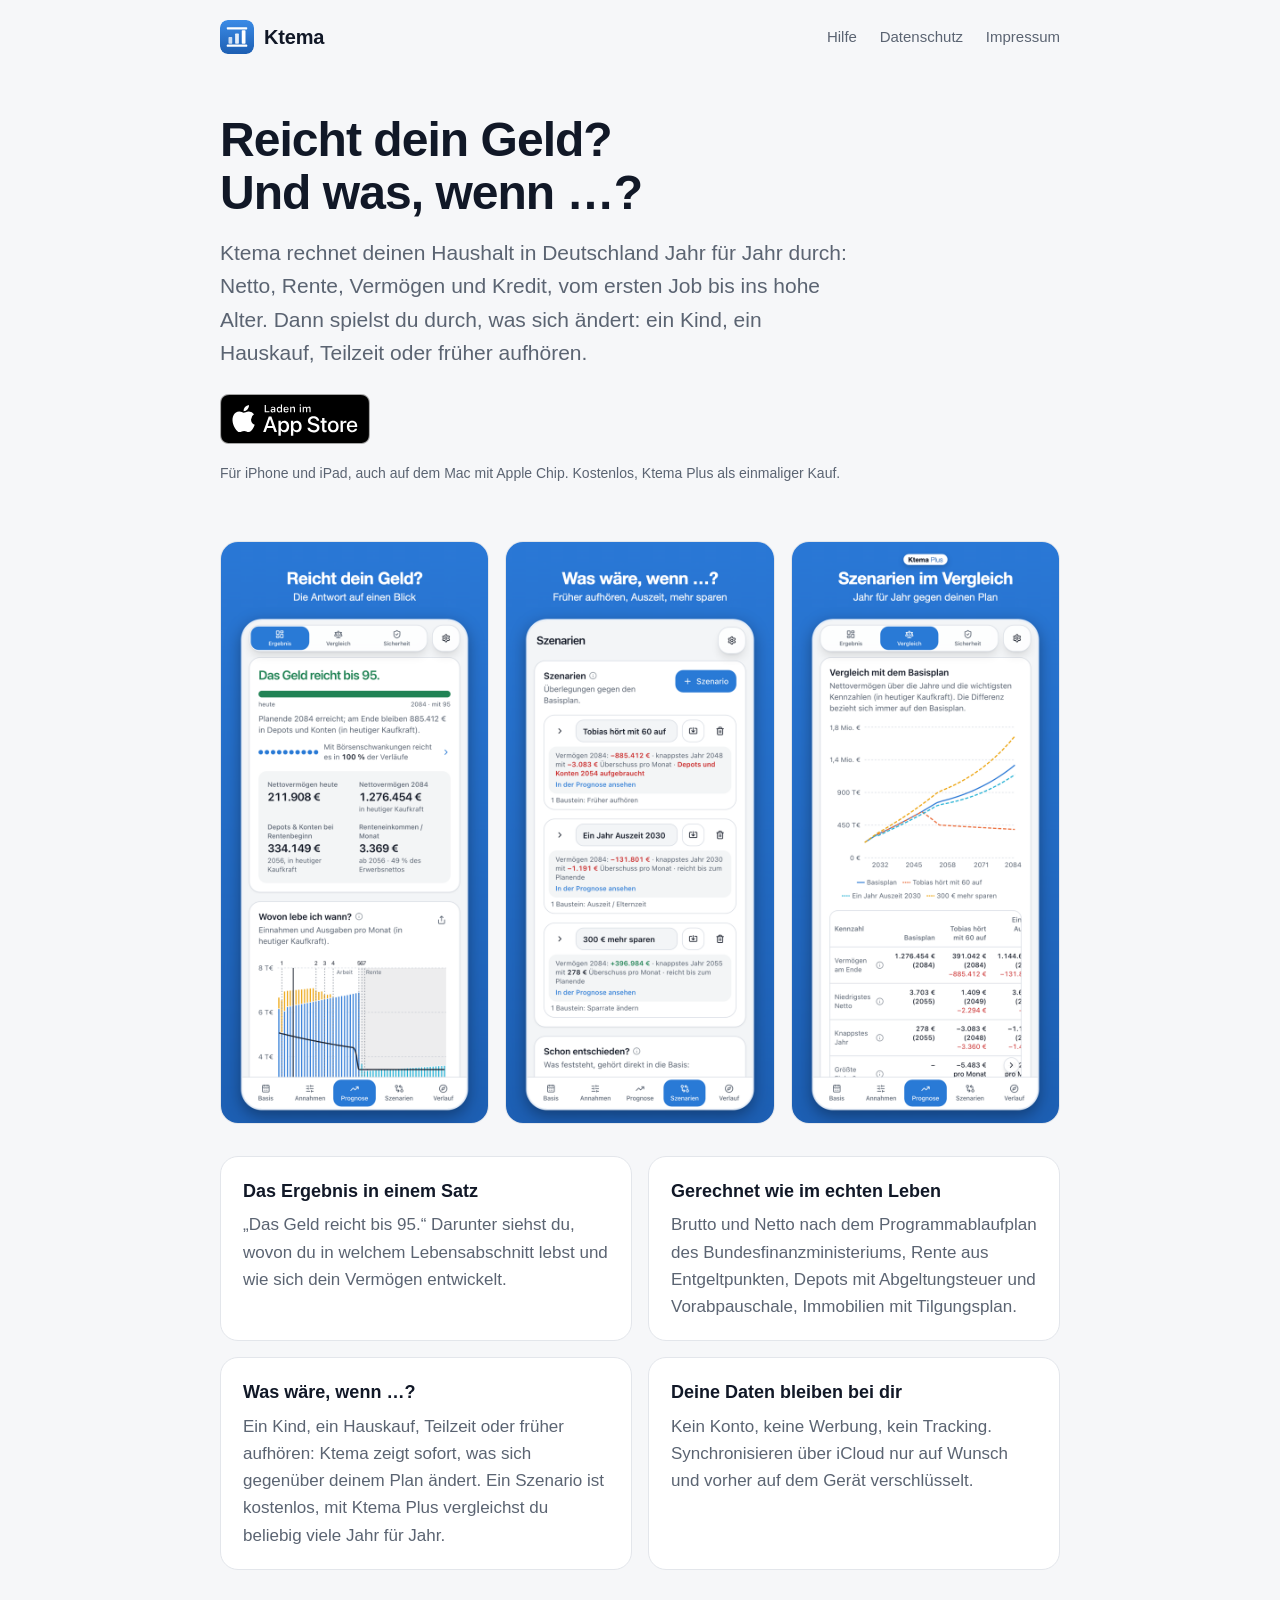
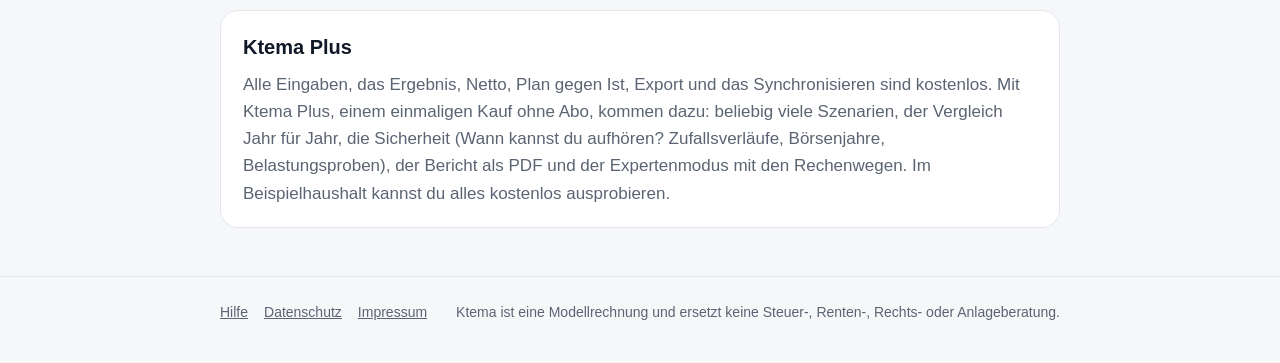
<file: index.html>
<!doctype html>
<html lang="de">
<head>
  <meta charset="utf-8">
  <meta name="viewport" content="width=device-width, initial-scale=1">
  <title>Ktema: Rente, Netto &amp; Vermögen planen</title>
  <meta name="description" content="Ktema rechnet deinen Haushalt Jahr für Jahr durch und zeigt, was sich ändert, wenn das Leben anders kommt. Ohne Konto, ohne Werbung, alles auf dem Gerät.">
  <link rel="icon" href="icon.svg" type="image/svg+xml">
  <link rel="apple-touch-icon" href="apple-touch-icon.png">
  <link rel="stylesheet" href="style.css">
  <meta name="theme-color" content="#2a78d6">
  <meta property="og:type" content="website">
  <meta property="og:url" content="https://ktema.de/">
  <meta property="og:title" content="Ktema: Rente, Netto &amp; Vermögen planen">
  <meta property="og:description" content="Reicht dein Geld? Und was, wenn …? Ktema rechnet deinen Haushalt Jahr für Jahr durch. Ohne Konto, ohne Werbung.">
  <meta property="og:image" content="https://ktema.de/bilder/teilen.png">
  <meta property="og:image:width" content="1200">
  <meta property="og:image:height" content="630">
  <meta name="twitter:card" content="summary_large_image">
</head>
<body>
  <header class="top">
    <div class="wrap">
      <a class="brand" href="./"><img src="icon.svg" alt="">Ktema</a>
      <nav>
        <a href="hilfe/">Hilfe</a>
        <a href="datenschutz/">Datenschutz</a>
        <a href="impressum/">Impressum</a>
      </nav>
    </div>
  </header>

  <main>
    <section class="hero">
      <div class="wrap">
        <h1>Reicht dein Geld?<br>Und was, wenn …?</h1>
        <p class="lead">Ktema rechnet deinen Haushalt in Deutschland Jahr für Jahr durch: Netto, Rente, Vermögen und Kredit,
          vom ersten Job bis ins hohe Alter. Dann spielst du durch, was sich ändert: ein Kind, ein Hauskauf, Teilzeit oder
          früher aufhören.</p>
        <a class="store" href="https://apps.apple.com/de/app/id6823121741" rel="noopener noreferrer">
          <picture>
            <source srcset="bilder/app-store-weiss.svg" media="(prefers-color-scheme: dark)">
            <img src="bilder/app-store-schwarz.svg" alt="Laden im App Store" width="150" height="50">
          </picture>
        </a>
        <p class="note">Für iPhone und iPad, auch auf dem Mac mit Apple Chip. Kostenlos, Ktema Plus als einmaliger Kauf.</p>
      </div>
    </section>

    <div class="wrap">
      <div class="shots">
        <img src="bilder/ergebnis.png" alt="Ergebnis der Prognose: Das Geld reicht bis 95." width="600" height="1304">
        <img src="bilder/szenarien.png" alt="Szenarien: früher aufhören, Auszeit, mehr sparen" width="600" height="1304">
        <img src="bilder/vergleich.png" alt="Szenarien im Vergleich: Jahr für Jahr gegen den Plan" width="600" height="1304">
      </div>

      <div class="features">
        <div class="card">
          <h2>Das Ergebnis in einem Satz</h2>
          <p>„Das Geld reicht bis 95.“ Darunter siehst du, wovon du in welchem Lebensabschnitt lebst und wie sich dein
            Vermögen entwickelt.</p>
        </div>
        <div class="card">
          <h2>Gerechnet wie im echten Leben</h2>
          <p>Brutto und Netto nach dem Programmablaufplan des Bundesfinanzministeriums, Rente aus Entgeltpunkten,
            Depots mit Abgeltungsteuer und Vorabpauschale, Immobilien mit Tilgungsplan.</p>
        </div>
        <div class="card">
          <h2>Was wäre, wenn …?</h2>
          <p>Ein Kind, ein Hauskauf, Teilzeit oder früher aufhören: Ktema zeigt sofort, was sich gegenüber deinem Plan
            ändert. Ein Szenario ist kostenlos, mit Ktema Plus vergleichst du beliebig viele Jahr für Jahr.</p>
        </div>
        <div class="card">
          <h2>Deine Daten bleiben bei dir</h2>
          <p>Kein Konto, keine Werbung, kein Tracking. Synchronisieren über iCloud nur auf Wunsch und vorher auf dem
            Gerät verschlüsselt.</p>
        </div>
      </div>

      <section class="card plus">
        <h2>Ktema Plus</h2>
        <p>Alle Eingaben, das Ergebnis, Netto, Plan gegen Ist, Export und das Synchronisieren sind kostenlos. Mit Ktema Plus,
          einem einmaligen Kauf ohne Abo, kommen dazu: beliebig viele Szenarien, der Vergleich Jahr für Jahr, die Sicherheit
          (Wann kannst du aufhören? Zufallsverläufe, Börsenjahre, Belastungsproben), der Bericht als PDF und der Expertenmodus
          mit den Rechenwegen. Im Beispielhaushalt kannst du alles kostenlos ausprobieren.</p>
      </section>
    </div>
  </main>

  <footer>
    <div class="wrap">
      <div><a href="hilfe/">Hilfe</a><a href="datenschutz/">Datenschutz</a><a href="impressum/">Impressum</a></div>
      <div>Ktema ist eine Modellrechnung und ersetzt keine Steuer-, Renten-, Rechts- oder Anlageberatung.</div>
    </div>
  </footer>
</body>
</html>
</file>
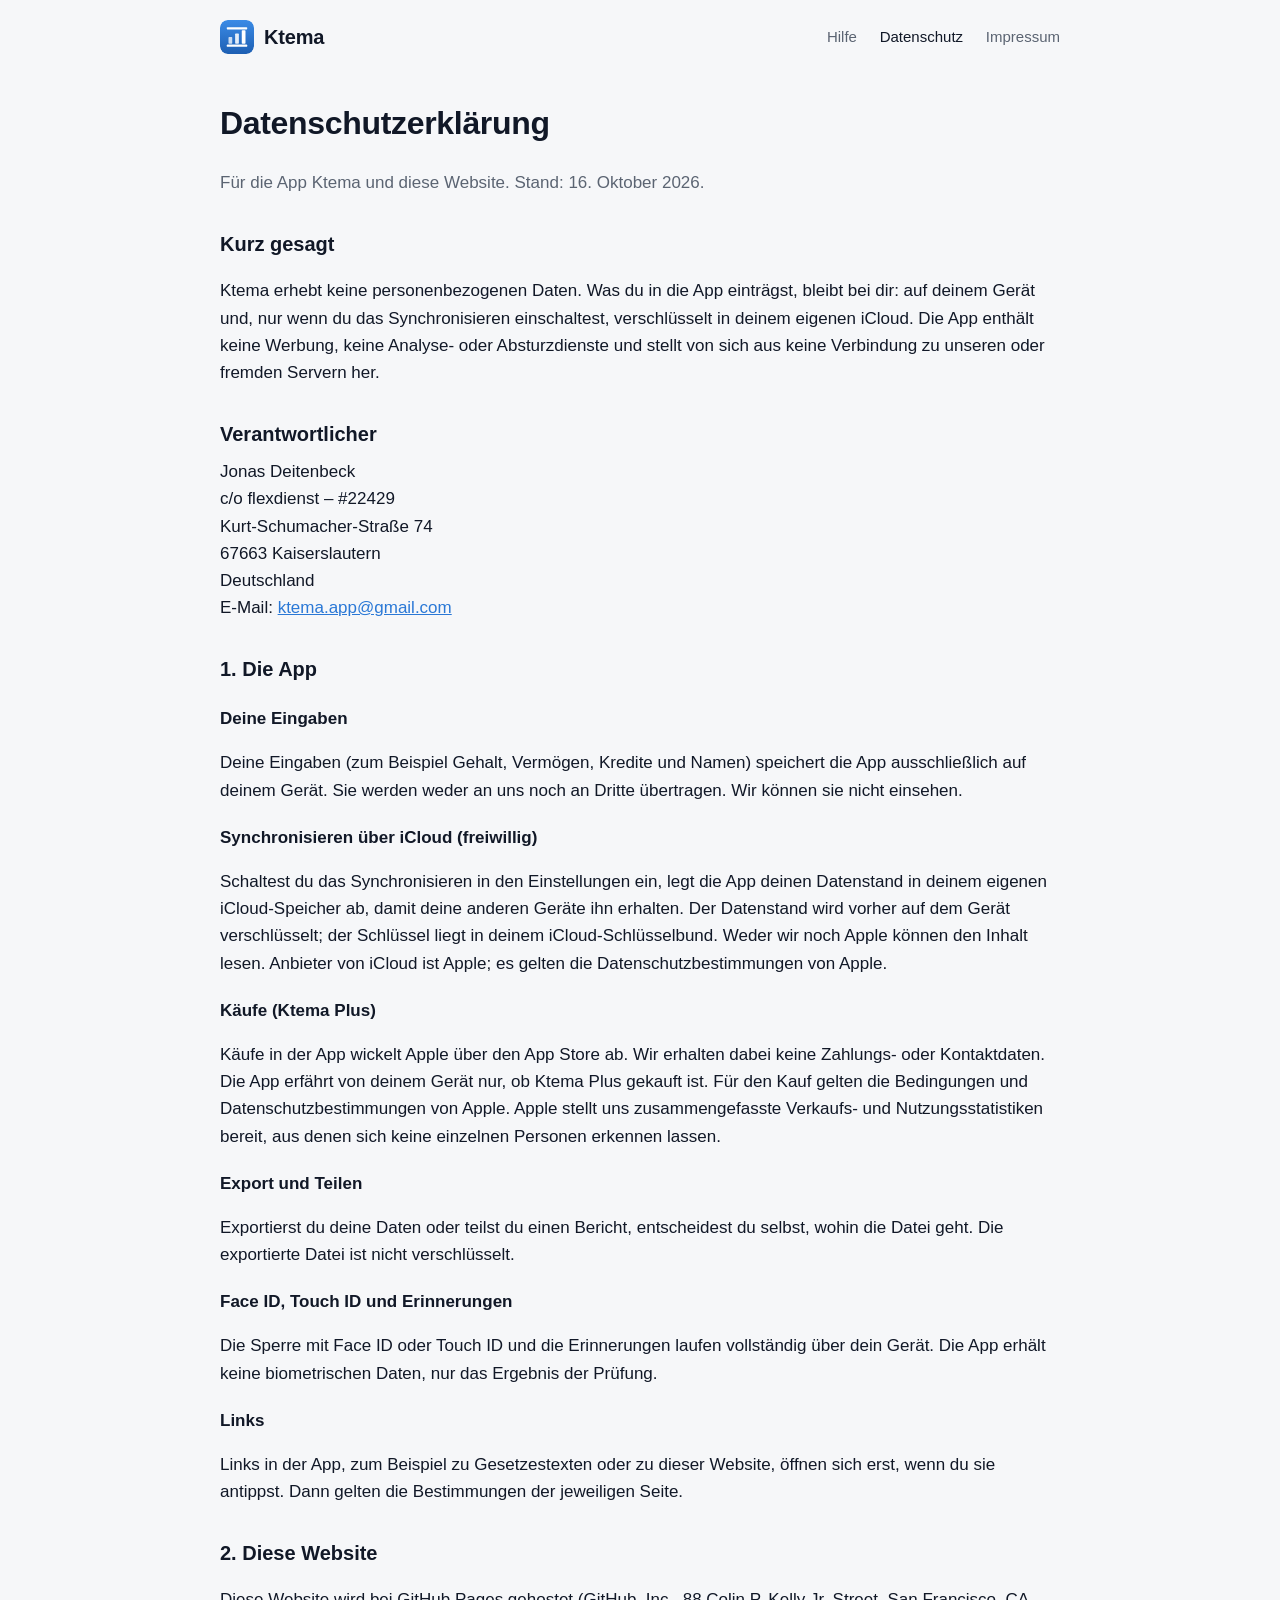
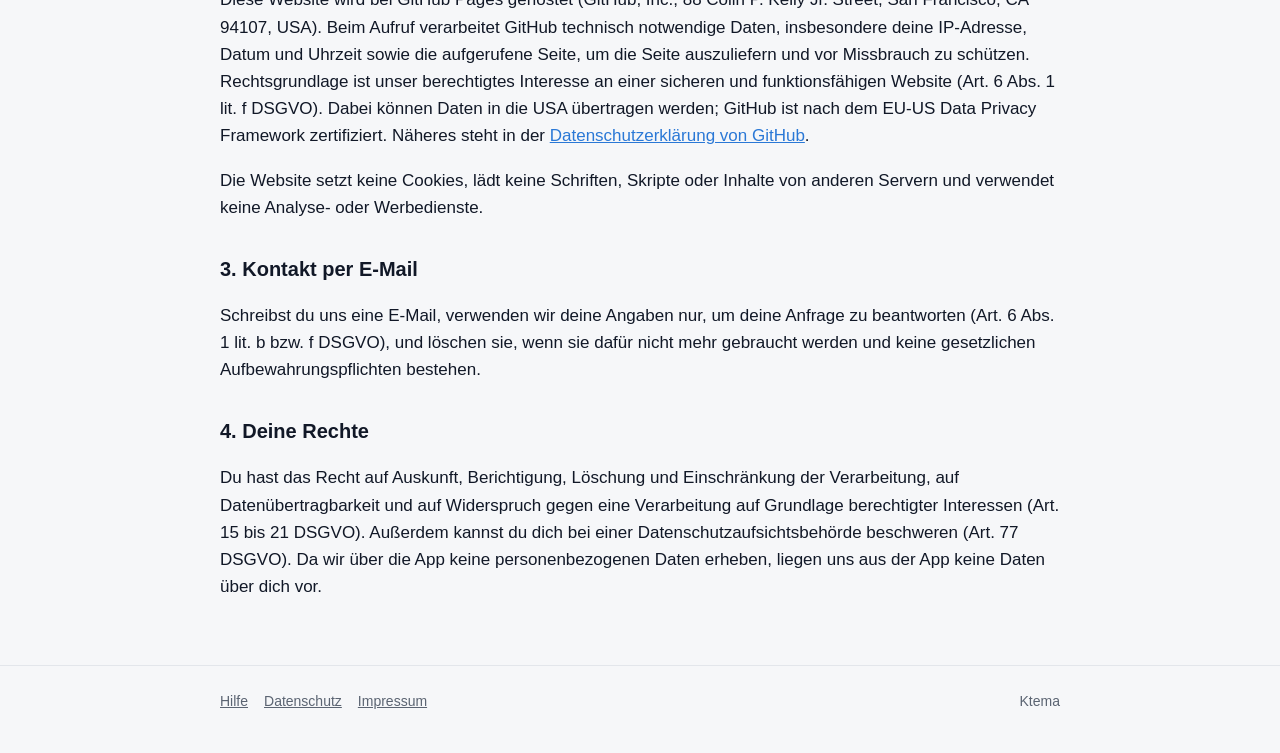
<file: datenschutz/index.html>
<!doctype html>
<html lang="de">
<head>
  <meta charset="utf-8">
  <meta name="viewport" content="width=device-width, initial-scale=1">
  <title>Datenschutz · Ktema</title>
  <link rel="icon" href="../icon.svg" type="image/svg+xml">
  <link rel="apple-touch-icon" href="../apple-touch-icon.png">
  <link rel="stylesheet" href="../style.css">
</head>
<body>
  <header class="top">
    <div class="wrap">
      <a class="brand" href="../"><img src="../icon.svg" alt="">Ktema</a>
      <nav>
        <a href="../hilfe/">Hilfe</a>
        <a href="../datenschutz/" aria-current="page">Datenschutz</a>
        <a href="../impressum/">Impressum</a>
      </nav>
    </div>
  </header>

  <main class="page">
    <div class="wrap">
      <h1>Datenschutzerklärung</h1>
      <p class="muted">Für die App Ktema und diese Website. Stand: 16. Oktober 2026.</p>

      <h2>Kurz gesagt</h2>
      <p>Ktema erhebt keine personenbezogenen Daten. Was du in die App einträgst, bleibt bei dir: auf deinem Gerät und,
        nur wenn du das Synchronisieren einschaltest, verschlüsselt in deinem eigenen iCloud. Die App
        enthält keine Werbung, keine Analyse- oder Absturzdienste und stellt von sich aus keine Verbindung zu unseren
        oder fremden Servern her.</p>

      <h2>Verantwortlicher</h2>
      <address>
        Jonas Deitenbeck<br>
        c/o flexdienst – #22429<br>
        Kurt-Schumacher-Straße 74<br>
        67663 Kaiserslautern<br>
        Deutschland<br>
        E-Mail: <a href="mailto:ktema.app@gmail.com">ktema.app@gmail.com</a>
      </address>

      <h2>1. Die App</h2>
      <h3>Deine Eingaben</h3>
      <p>Deine Eingaben (zum Beispiel Gehalt, Vermögen, Kredite und Namen) speichert die App ausschließlich auf deinem
        Gerät. Sie werden weder an uns noch an Dritte übertragen. Wir können sie nicht einsehen.</p>

      <h3>Synchronisieren über iCloud (freiwillig)</h3>
      <p>Schaltest du das Synchronisieren in den Einstellungen ein, legt die App deinen Datenstand in deinem eigenen
        iCloud-Speicher ab, damit deine anderen Geräte ihn erhalten. Der Datenstand wird vorher auf dem Gerät
        verschlüsselt; der Schlüssel liegt in deinem iCloud-Schlüsselbund. Weder wir noch Apple können den Inhalt lesen.
        Anbieter von iCloud ist Apple; es gelten die Datenschutzbestimmungen von Apple.</p>

      <h3>Käufe (Ktema Plus)</h3>
      <p>Käufe in der App wickelt Apple über den App Store ab. Wir erhalten dabei keine Zahlungs- oder Kontaktdaten. Die
        App erfährt von deinem Gerät nur, ob Ktema Plus gekauft ist. Für den Kauf gelten die Bedingungen und
        Datenschutzbestimmungen von Apple. Apple stellt uns zusammengefasste Verkaufs- und Nutzungsstatistiken bereit, aus
        denen sich keine einzelnen Personen erkennen lassen.</p>

      <h3>Export und Teilen</h3>
      <p>Exportierst du deine Daten oder teilst du einen Bericht, entscheidest du selbst, wohin die Datei geht. Die
        exportierte Datei ist nicht verschlüsselt.</p>

      <h3>Face ID, Touch ID und Erinnerungen</h3>
      <p>Die Sperre mit Face ID oder Touch ID und die Erinnerungen laufen vollständig über dein Gerät. Die App erhält
        keine biometrischen Daten, nur das Ergebnis der Prüfung.</p>

      <h3>Links</h3>
      <p>Links in der App, zum Beispiel zu Gesetzestexten oder zu dieser Website, öffnen sich erst, wenn du sie
        antippst. Dann gelten die Bestimmungen der jeweiligen Seite.</p>

      <h2>2. Diese Website</h2>
      <p>Diese Website wird bei GitHub Pages gehostet (GitHub, Inc., 88 Colin P. Kelly Jr. Street, San Francisco, CA
        94107, USA). Beim Aufruf verarbeitet GitHub technisch notwendige Daten, insbesondere deine IP-Adresse, Datum und
        Uhrzeit sowie die aufgerufene Seite, um die Seite auszuliefern und vor Missbrauch zu schützen. Rechtsgrundlage ist
        unser berechtigtes Interesse an einer sicheren und funktionsfähigen Website (Art. 6 Abs. 1 lit. f DSGVO). Dabei
        können Daten in die USA übertragen werden; GitHub ist nach dem EU-US Data Privacy Framework zertifiziert. Näheres
        steht in der <a href="https://docs.github.com/de/site-policy/privacy-policies/github-general-privacy-statement"
        rel="noopener noreferrer">Datenschutzerklärung von GitHub</a>.</p>
      <p>Die Website setzt keine Cookies, lädt keine Schriften, Skripte oder Inhalte von anderen Servern und verwendet
        keine Analyse- oder Werbedienste.</p>

      <h2>3. Kontakt per E-Mail</h2>
      <p>Schreibst du uns eine E-Mail, verwenden wir deine Angaben nur, um deine Anfrage zu beantworten
        (Art. 6 Abs. 1 lit. b bzw. f DSGVO), und löschen sie, wenn sie dafür nicht mehr gebraucht werden und keine
        gesetzlichen Aufbewahrungspflichten bestehen.</p>

      <h2>4. Deine Rechte</h2>
      <p>Du hast das Recht auf Auskunft, Berichtigung, Löschung und Einschränkung der Verarbeitung, auf
        Datenübertragbarkeit und auf Widerspruch gegen eine Verarbeitung auf Grundlage berechtigter Interessen
        (Art. 15 bis 21 DSGVO). Außerdem kannst du dich bei einer Datenschutzaufsichtsbehörde beschweren
        (Art. 77 DSGVO). Da wir über die App keine personenbezogenen Daten erheben, liegen uns aus der App keine Daten
        über dich vor.</p>
    </div>
  </main>

  <footer>
    <div class="wrap">
      <div><a href="../hilfe/">Hilfe</a><a href="../datenschutz/">Datenschutz</a><a href="../impressum/">Impressum</a></div>
      <div>Ktema</div>
    </div>
  </footer>
</body>
</html>
</file>
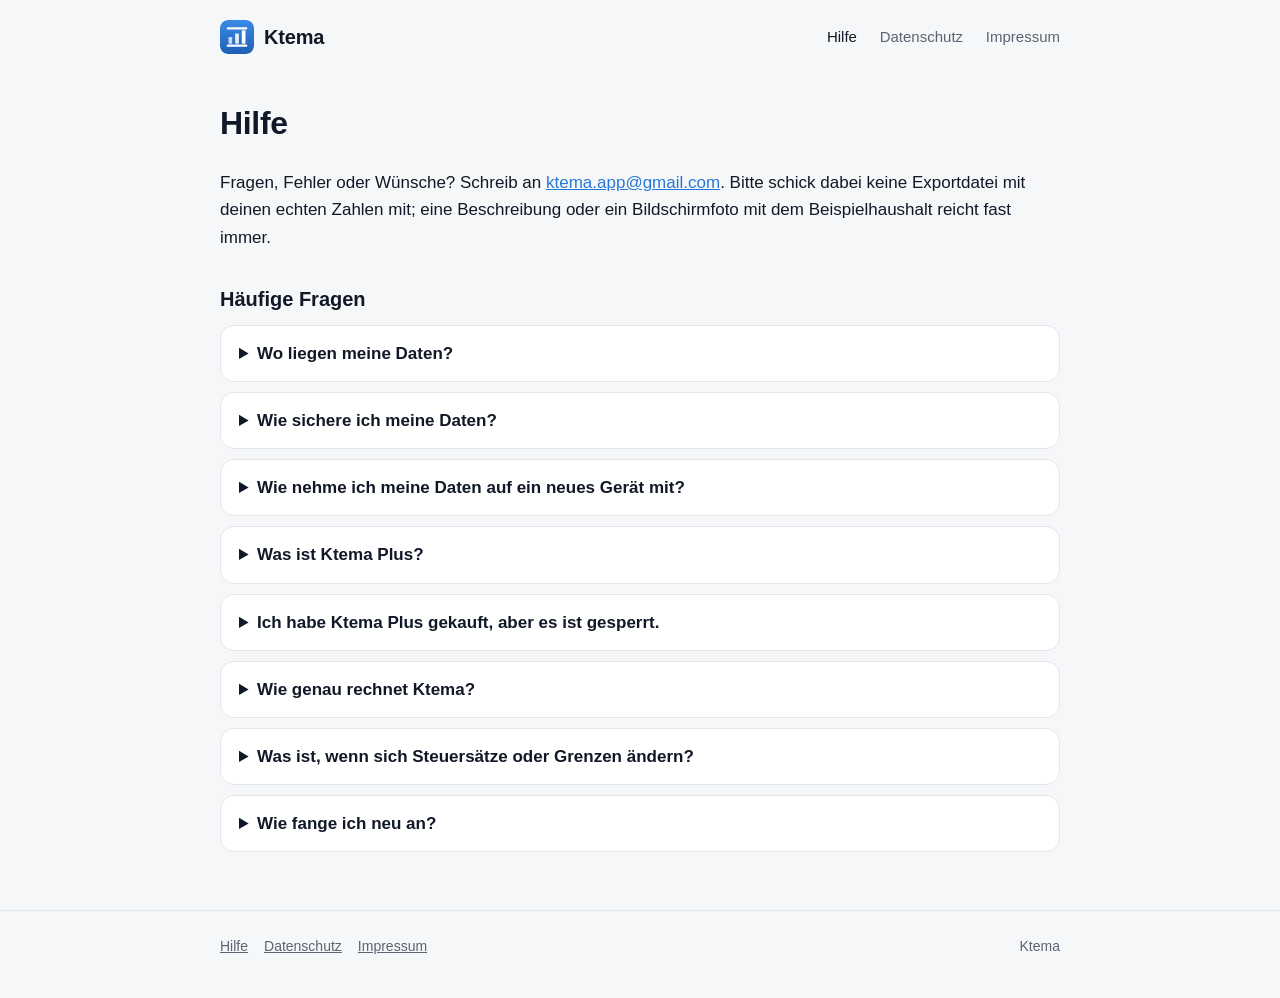
<file: hilfe/index.html>
<!doctype html>
<html lang="de">
<head>
  <meta charset="utf-8">
  <meta name="viewport" content="width=device-width, initial-scale=1">
  <title>Hilfe · Ktema</title>
  <link rel="icon" href="../icon.svg" type="image/svg+xml">
  <link rel="apple-touch-icon" href="../apple-touch-icon.png">
  <link rel="stylesheet" href="../style.css">
</head>
<body>
  <header class="top">
    <div class="wrap">
      <a class="brand" href="../"><img src="../icon.svg" alt="">Ktema</a>
      <nav>
        <a href="../hilfe/" aria-current="page">Hilfe</a>
        <a href="../datenschutz/">Datenschutz</a>
        <a href="../impressum/">Impressum</a>
      </nav>
    </div>
  </header>

  <main class="page">
    <div class="wrap">
      <h1>Hilfe</h1>
      <p>Fragen, Fehler oder Wünsche? Schreib an <a href="mailto:ktema.app@gmail.com">ktema.app@gmail.com</a>. Bitte schick dabei keine
        Exportdatei mit deinen echten Zahlen mit; eine Beschreibung oder ein Bildschirmfoto mit dem Beispielhaushalt
        reicht fast immer.</p>

      <h2>Häufige Fragen</h2>

      <details>
        <summary>Wo liegen meine Daten?</summary>
        <p>Auf deinem Gerät. Ktema hat kein Konto und keinen Server. Nur wenn du das Synchronisieren über iCloud
          einschaltest, liegt dein Stand zusätzlich in deinem eigenen iCloud, vorher auf dem Gerät verschlüsselt.</p>
      </details>

      <details>
        <summary>Wie sichere ich meine Daten?</summary>
        <p>In den Einstellungen (Zahnrad oben rechts), Karte „Daten“: „Exportieren“ legt eine Datei an, die du in „Dateien“,
          in iCloud Drive oder per Mail sichern kannst. Die Datei ist nicht verschlüsselt. Über iCloud- und
          Computer-Backups wird der Stand bewusst nicht gesichert.</p>
      </details>

      <details>
        <summary>Wie nehme ich meine Daten auf ein neues Gerät mit?</summary>
        <p>Entweder „Über iCloud synchronisieren“ auf beiden Geräten einschalten oder auf dem alten Gerät exportieren und
          die Datei auf dem neuen Gerät mit Ktema öffnen bzw. unter „Importieren“ einspielen.</p>
      </details>

      <details>
        <summary>Was ist Ktema Plus?</summary>
        <p>Ein einmaliger Kauf ohne Abo. Er schaltet beliebig viele Szenarien, den Vergleich Jahr für Jahr, die Sicherheit
          (Wann kannst du aufhören? Zufallsverläufe, Börsenjahre, Belastungsproben), den Bericht als PDF und den
          Expertenmodus frei. Alle Eingaben, das Ergebnis, Netto, Plan gegen Ist, Export und das Synchronisieren sind
          kostenlos. Im Beispielhaushalt kannst du alles ausprobieren. Mit der Familienfreigabe gilt der Kauf für deine
          Familie.</p>
      </details>

      <details>
        <summary>Ich habe Ktema Plus gekauft, aber es ist gesperrt.</summary>
        <p>Einstellungen, Karte „Ktema Plus“, „Käufe wiederherstellen“. Das gilt auch für ein neues Gerät oder nach dem
          Neuinstallieren, solange du mit demselben Apple Account angemeldet bist.</p>
      </details>

      <details>
        <summary>Wie genau rechnet Ktema?</summary>
        <p>Brutto und Netto nach dem Programmablaufplan des Bundesfinanzministeriums, die Rente aus deinen Entgeltpunkten,
          Kapitalerträge mit Abgeltungsteuer, Teilfreistellung und Vorabpauschale. Trotzdem ist es eine Modellrechnung:
          Sie hängt an deinen Angaben und Annahmen und ersetzt keine Beratung. Die Grenzen des Modells stehen in der App
          unter Einstellungen, „Über die App“.</p>
      </details>

      <details>
        <summary>Was ist, wenn sich Steuersätze oder Grenzen ändern?</summary>
        <p>Alle Rechengrößen stehen mit Paragraph und Link zum Gesetzestext unter Einstellungen, „Rechengrößen und
          Quellen“, „Parameter öffnen“. Dort kannst du jeden Wert selbst anpassen und auf den geprüften Stand
          zurücksetzen. Der Stand der Rechengrößen steht in „Über die App“.</p>
      </details>

      <details>
        <summary>Wie fange ich neu an?</summary>
        <p>Einstellungen, Karte „Neu beginnen“: Schnellstart, Beispieldaten laden oder leer beginnen. Alle drei ersetzen
          deine Eingaben; exportiere vorher, wenn du sie behalten willst.</p>
      </details>
    </div>
  </main>

  <footer>
    <div class="wrap">
      <div><a href="../hilfe/">Hilfe</a><a href="../datenschutz/">Datenschutz</a><a href="../impressum/">Impressum</a></div>
      <div>Ktema</div>
    </div>
  </footer>
</body>
</html>
</file>
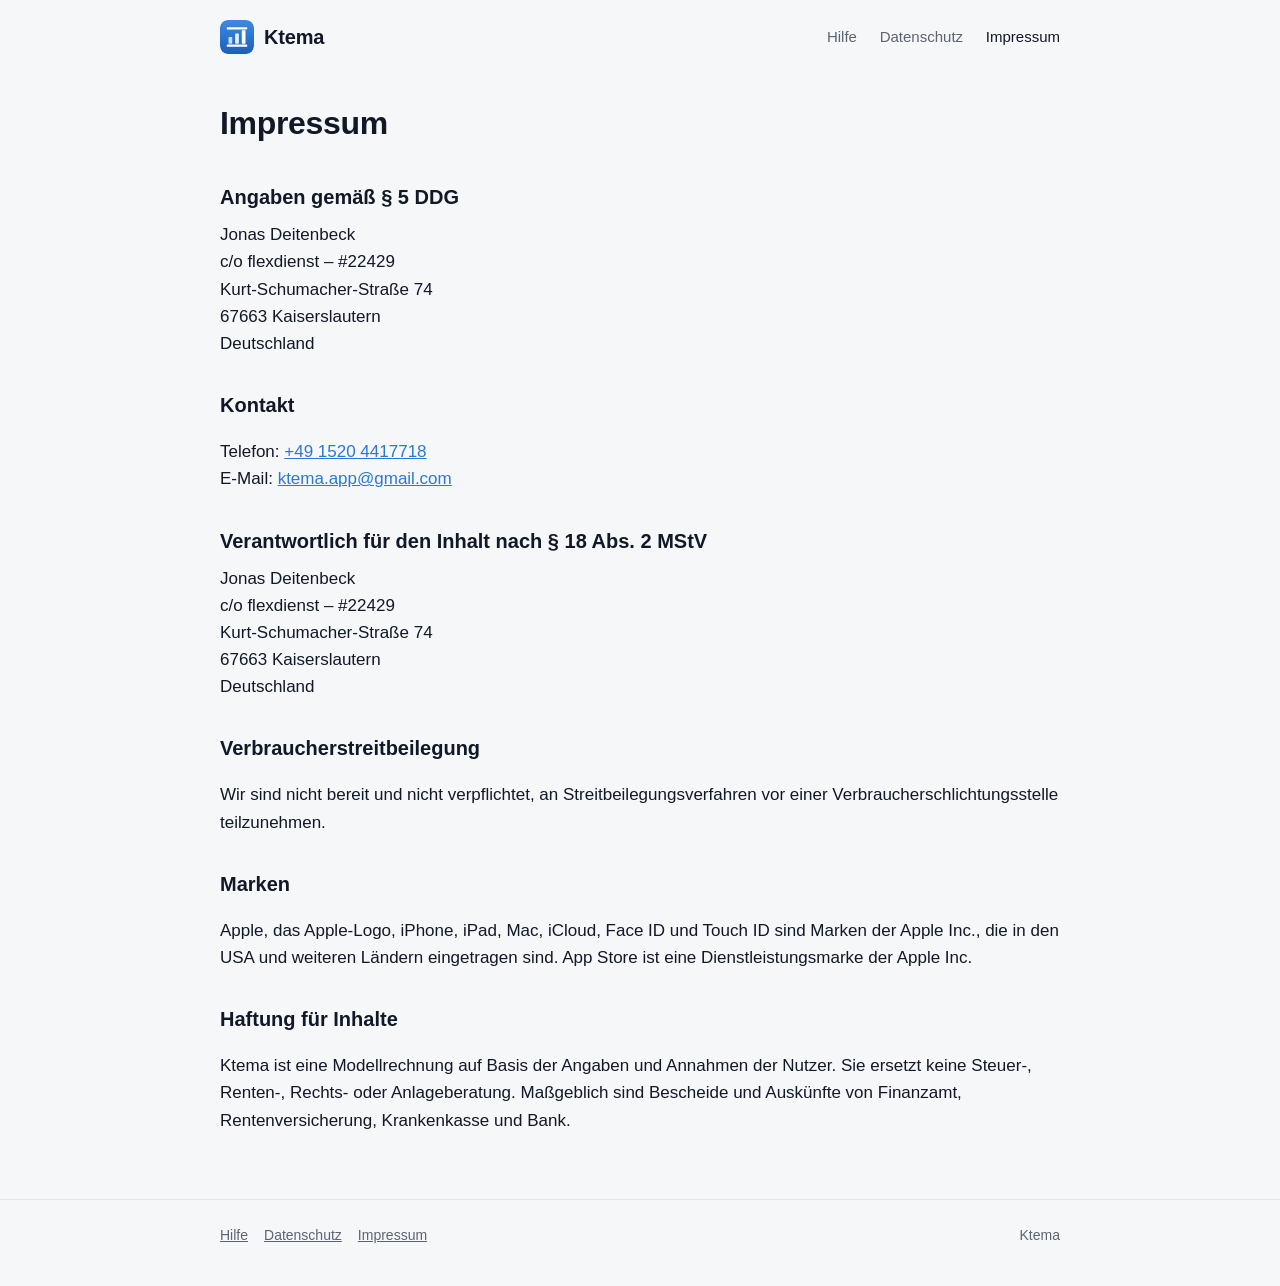
<file: impressum/index.html>
<!doctype html>
<html lang="de">
<head>
  <meta charset="utf-8">
  <meta name="viewport" content="width=device-width, initial-scale=1">
  <title>Impressum · Ktema</title>
  <link rel="icon" href="../icon.svg" type="image/svg+xml">
  <link rel="apple-touch-icon" href="../apple-touch-icon.png">
  <link rel="stylesheet" href="../style.css">
</head>
<body>
  <header class="top">
    <div class="wrap">
      <a class="brand" href="../"><img src="../icon.svg" alt="">Ktema</a>
      <nav>
        <a href="../hilfe/">Hilfe</a>
        <a href="../datenschutz/">Datenschutz</a>
        <a href="../impressum/" aria-current="page">Impressum</a>
      </nav>
    </div>
  </header>

  <main class="page">
    <div class="wrap">
      <h1>Impressum</h1>

      <h2>Angaben gemäß § 5 DDG</h2>
      <address>
        Jonas Deitenbeck<br>
        c/o flexdienst – #22429<br>
        Kurt-Schumacher-Straße 74<br>
        67663 Kaiserslautern<br>
        Deutschland
      </address>

      <h2>Kontakt</h2>
      <p>
        Telefon: <a href="tel:+4915204417718">+49 1520 4417718</a><br>
        E-Mail: <a href="mailto:ktema.app@gmail.com">ktema.app@gmail.com</a>
      </p>

      <h2>Verantwortlich für den Inhalt nach § 18 Abs. 2 MStV</h2>
      <address>
        Jonas Deitenbeck<br>
        c/o flexdienst – #22429<br>
        Kurt-Schumacher-Straße 74<br>
        67663 Kaiserslautern<br>
        Deutschland
      </address>

      <h2>Verbraucherstreitbeilegung</h2>
      <p>Wir sind nicht bereit und nicht verpflichtet, an Streitbeilegungsverfahren vor einer
        Verbraucherschlichtungsstelle teilzunehmen.</p>

      <h2>Marken</h2>
      <p>Apple, das Apple-Logo, iPhone, iPad, Mac, iCloud, Face ID und Touch ID sind Marken der Apple Inc., die in den USA
        und weiteren Ländern eingetragen sind. App Store ist eine Dienstleistungsmarke der Apple Inc.</p>

      <h2>Haftung für Inhalte</h2>
      <p>Ktema ist eine Modellrechnung auf Basis der Angaben und Annahmen der Nutzer. Sie ersetzt keine Steuer-, Renten-,
        Rechts- oder Anlageberatung. Maßgeblich sind Bescheide und Auskünfte von Finanzamt, Rentenversicherung,
        Krankenkasse und Bank.</p>
    </div>
  </main>

  <footer>
    <div class="wrap">
      <div><a href="../hilfe/">Hilfe</a><a href="../datenschutz/">Datenschutz</a><a href="../impressum/">Impressum</a></div>
      <div>Ktema</div>
    </div>
  </footer>
</body>
</html>
</file>
<file: style.css>
/* Website von Ktema: eine Datei, ohne Schriften, Skripte oder Dienste von fremden Servern */
:root {
  --bg: #f6f7f9;
  --paper: #ffffff;
  --ink: #111827;
  --muted: #5b6472;
  --line: #e3e6eb;
  --accent: #2a78d6;
  --accent-ink: #ffffff;
  color-scheme: light dark;
}
@media (prefers-color-scheme: dark) {
  :root {
    --bg: #0f1216;
    --paper: #171b21;
    --ink: #eef1f5;
    --muted: #9aa3af;
    --line: #2a3038;
    --accent: #4b93ea;
  }
}
* { box-sizing: border-box; }
html { -webkit-text-size-adjust: 100%; }
body {
  margin: 0;
  background: var(--bg);
  color: var(--ink);
  font: 17px/1.6 -apple-system, BlinkMacSystemFont, 'Segoe UI', Roboto, 'Helvetica Neue', Arial, sans-serif;
}
a { color: var(--accent); }
.wrap { max-width: 880px; margin: 0 auto; padding: 0 20px; }

header.top { padding: 20px 0; }
header.top .wrap { display: flex; align-items: center; justify-content: space-between; gap: 16px; flex-wrap: wrap; }
.brand { display: inline-flex; align-items: center; gap: 10px; color: var(--ink); text-decoration: none; font-weight: 700; font-size: 20px; letter-spacing: -0.01em; }
.brand img { width: 34px; height: 34px; border-radius: 8px; }
nav a { color: var(--muted); text-decoration: none; margin-left: 18px; font-size: 15px; }
nav a:first-child { margin-left: 0; }
nav a:hover, nav a[aria-current='page'] { color: var(--ink); }

.hero { padding: 40px 0 24px; }
.hero h1 { font-size: clamp(32px, 6vw, 48px); line-height: 1.1; letter-spacing: -0.02em; margin: 0 0 16px; }
.hero p.lead { font-size: clamp(18px, 2.4vw, 21px); color: var(--muted); max-width: 640px; margin: 0 0 24px; }
.store { display: inline-block; line-height: 0; }
.store img { height: 50px; width: auto; }
.note { margin: 10px 0 0; font-size: 14px; color: var(--muted); }

.shots { display: grid; grid-template-columns: repeat(3, 1fr); gap: 16px; margin: 32px 0; }
.shots img { width: 100%; height: auto; border-radius: 18px; border: 1px solid var(--line); background: var(--paper); }
@media (max-width: 640px) {
  .shots { grid-template-columns: repeat(3, 72%); overflow-x: auto; scroll-snap-type: x mandatory; padding-bottom: 8px; }
  .shots img { scroll-snap-align: start; }
}

.features { display: grid; grid-template-columns: repeat(2, 1fr); gap: 16px; margin: 24px 0 40px; }
@media (max-width: 640px) { .features { grid-template-columns: 1fr; } }
.card { background: var(--paper); border: 1px solid var(--line); border-radius: 18px; padding: 20px 22px; }
.card h2, .card h3 { margin: 0 0 6px; font-size: 18px; }
.card p { margin: 0; color: var(--muted); }
.card.plus { margin: 0 0 48px; }
.card.plus h2 { font-size: 20px; margin-bottom: 8px; }

main.page { padding: 16px 0 48px; }
main.page h1 { font-size: 32px; letter-spacing: -0.01em; margin: 8px 0 20px; }
main.page h2 { font-size: 20px; margin: 32px 0 8px; }
main.page h3 { font-size: 17px; margin: 20px 0 4px; }
main.page p, main.page li { color: var(--ink); }
main.page .muted { color: var(--muted); }
address { font-style: normal; }

details { background: var(--paper); border: 1px solid var(--line); border-radius: 14px; padding: 14px 18px; margin: 10px 0; }
details summary { cursor: pointer; font-weight: 600; }
details p { margin: 10px 0 0; }

footer { border-top: 1px solid var(--line); padding: 24px 0 40px; color: var(--muted); font-size: 14px; }
footer .wrap { display: flex; justify-content: space-between; gap: 12px; flex-wrap: wrap; }
footer a { color: var(--muted); margin-right: 16px; }
</file>
